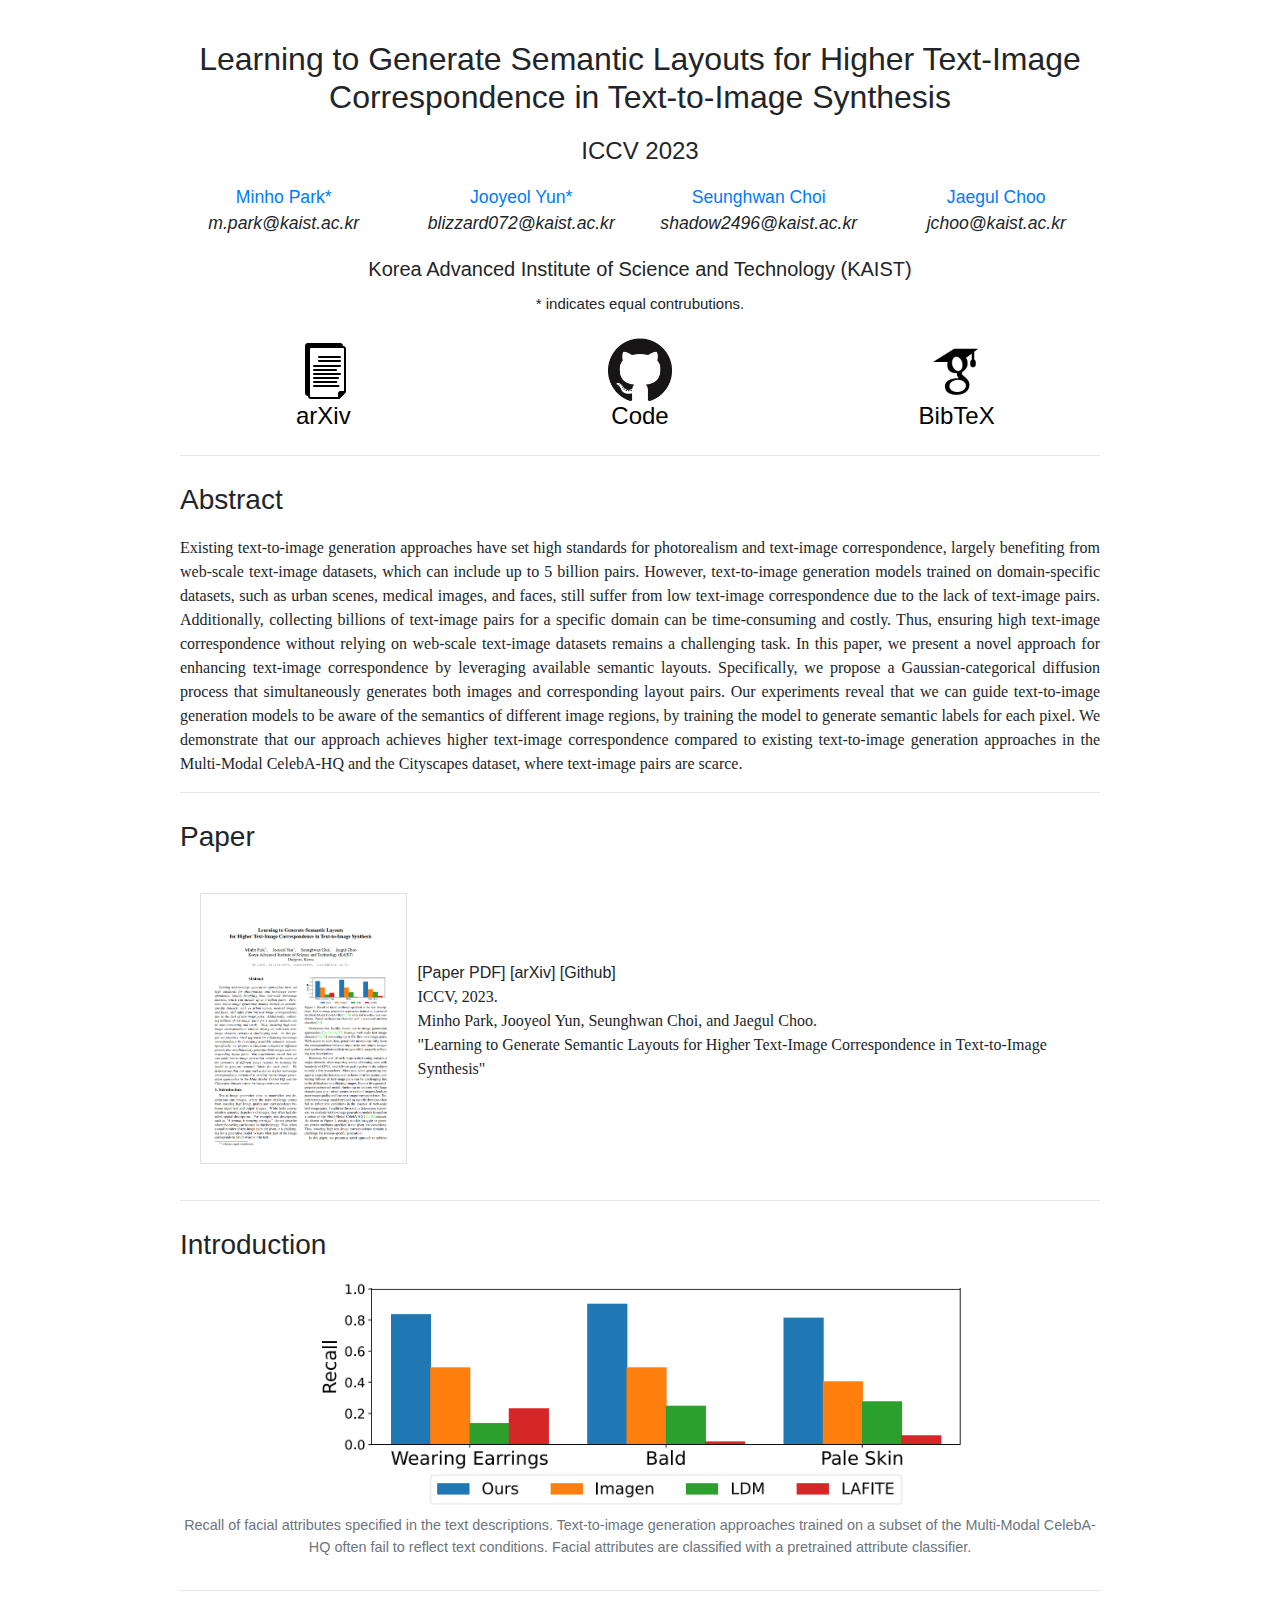
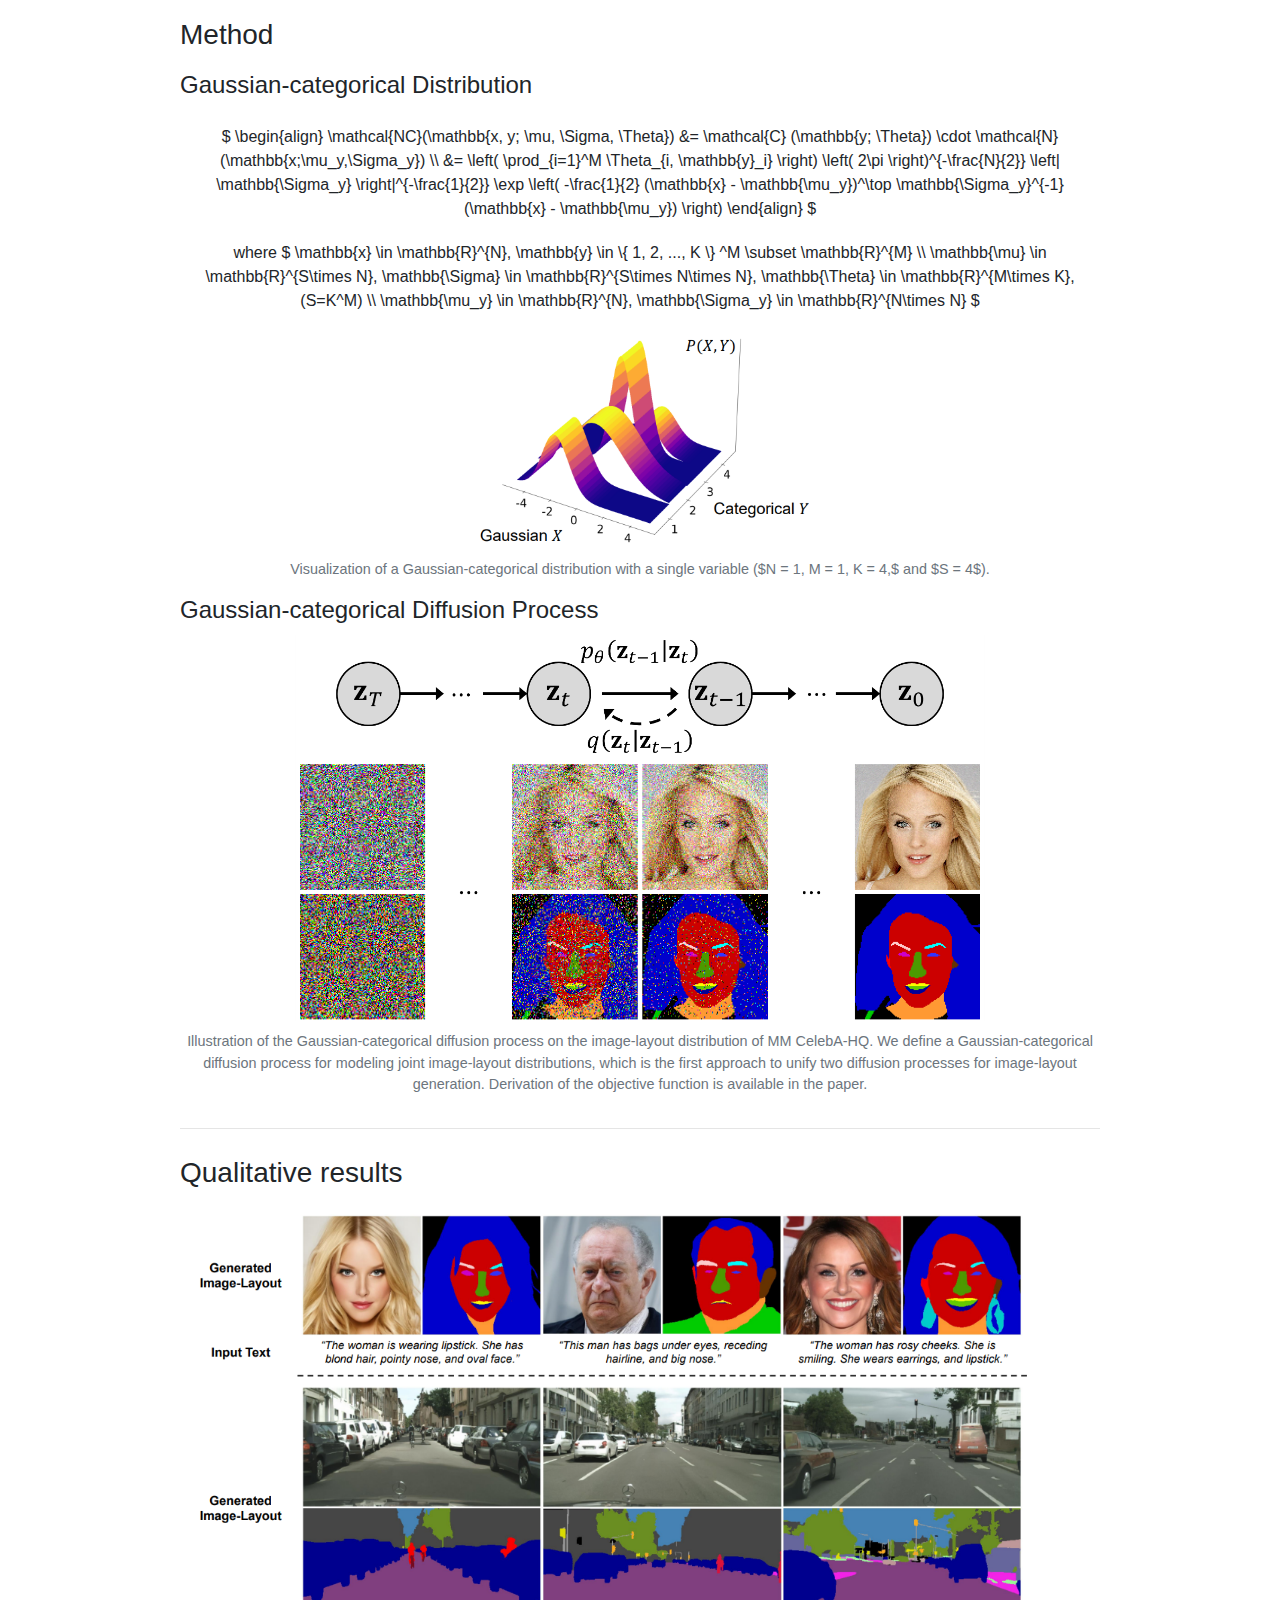
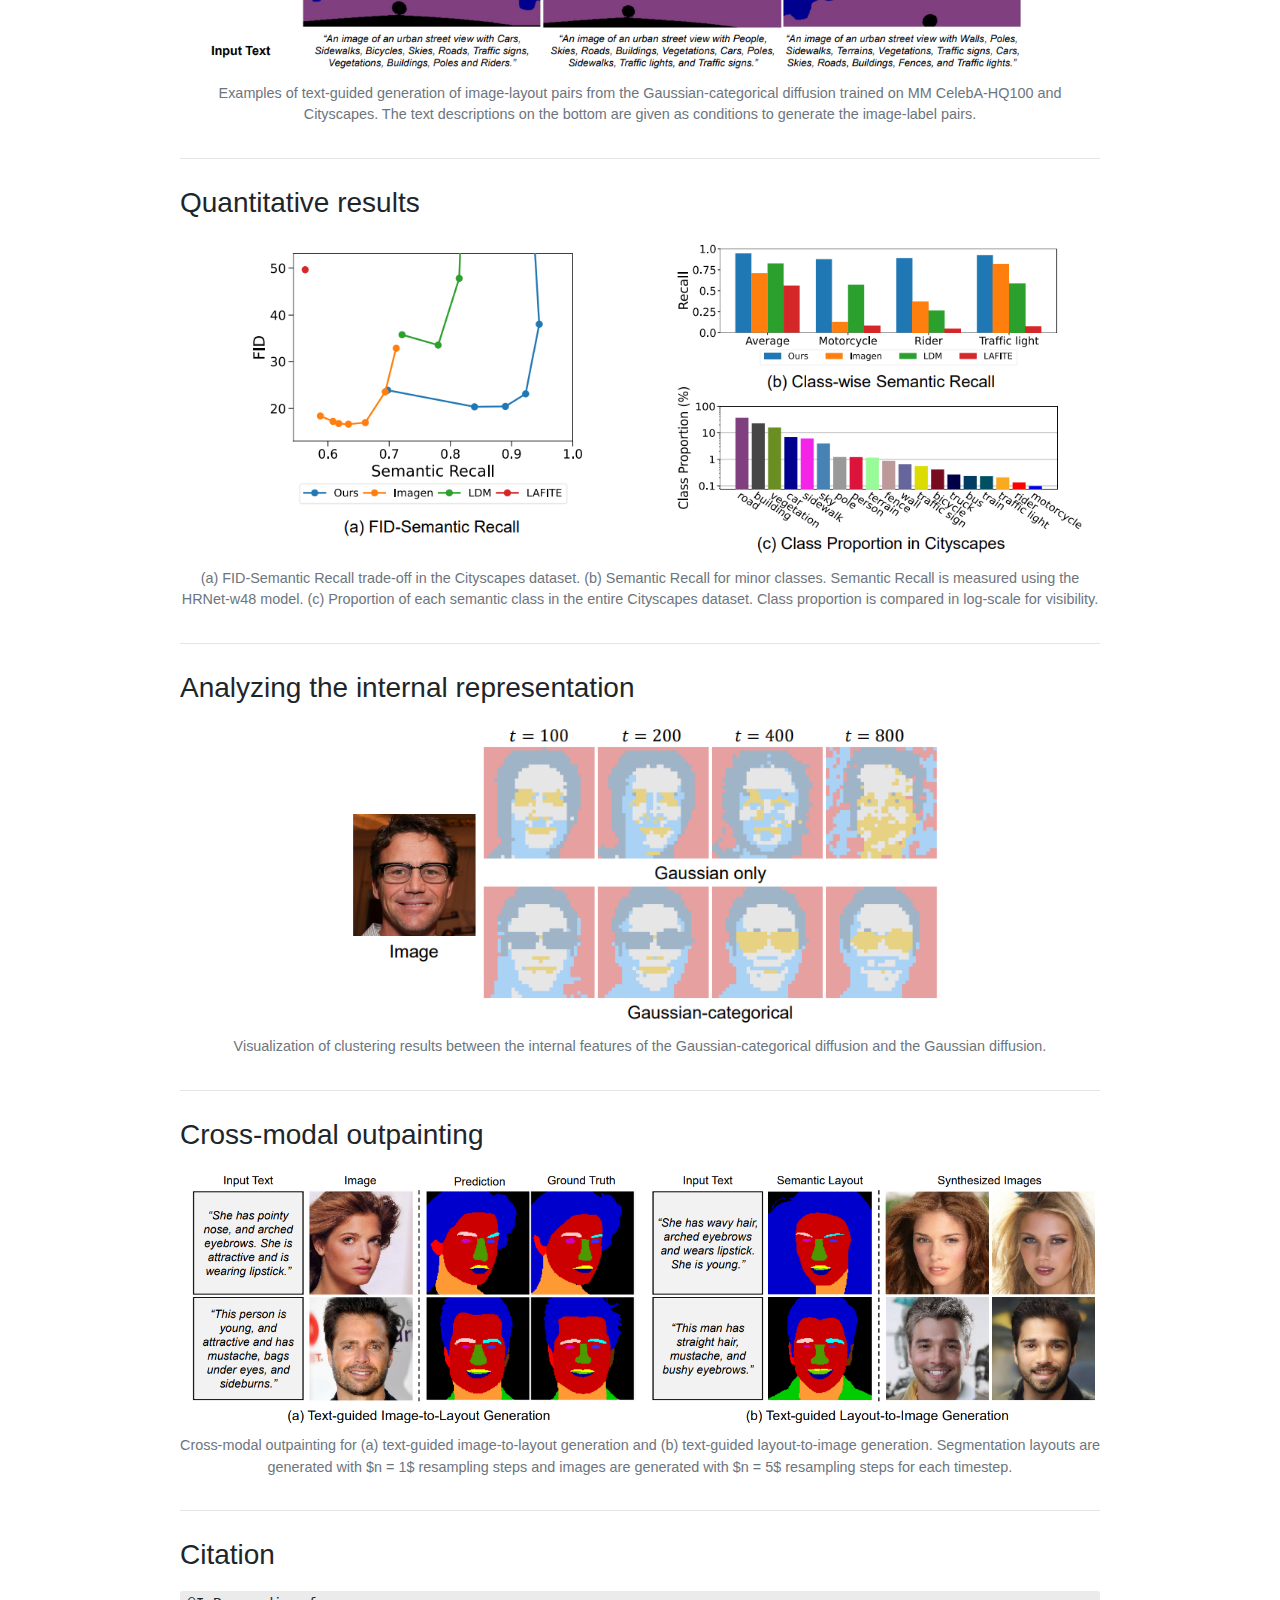
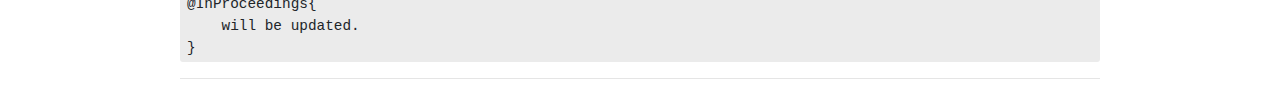
<file: research/GCDP/index.html>
<!doctype html>
<html lang="en">

<head>
    <!-- Required meta tags -->
    <meta charset="utf-8">
    <meta name="viewport" content="width=device-width, initial-scale=1, shrink-to-fit=no">
    <!-- Bootstrap CSS -->
    <link rel="stylesheet" href="https://stackpath.bootstrapcdn.com/bootstrap/4.3.1/css/bootstrap.min.css"
        integrity="sha384-ggOyR0iXCbMQv3Xipma34MD+dH/1fQ784/j6cY/iJTQUOhcWr7x9JvoRxT2MZw1T" crossorigin="anonymous">
    <link rel="stylesheet" href="../common/style.css">
    <title>GCDP: Official Project Page</title>
    <link rel="icon" type="image/x-icon" href="../common/figs/fevicon_davian.png">
</head>

<body>
    <div class="container" style="margin-top:20px;">
        <div class="row">
            <div class="col-md-1"></div>
            <div class="col-md-10">
                <!-- Title and autors -->
                <center>
                    <h2 style="margin-top: 20px; margin-bottom: 20px; line-height: 1.2em;">
                        Learning to Generate Semantic Layouts for Higher Text-Image Correspondence in Text-to-Image Synthesis</h2>
                    <h4>ICCV 2023</h4>
                    <!-- author -->
                    <div class="row author" style="margin-top:18px;">
                        <div class="col-sm-3">
                            <a href="https://pmh9960.github.io/" target="_blank">Minho Park*</a>
                            <div class="font-italic">m.park@kaist.ac.kr</div>
                        </div>
                        <div class="col-sm-3">
                            <a href="https://github.com/YeolJ00" target="_blank">Jooyeol Yun*</a>
                            <div class="font-italic">blizzard072@kaist.ac.kr</div>
                        </div>
                        <div class="col-sm-3">
                            <a href="https://github.com/shadow2496" target="_blank">Seunghwan Choi</a>
                            <div class="font-italic">shadow2496@kaist.ac.kr</div>
                        </div>
                        <div class="col-sm-3">
                            <a href="https://sites.google.com/site/jaegulchoo/" target="_blank">Jaegul Choo</a>
                            <div class="font-italic">jchoo@kaist.ac.kr</div>
                        </div>
                    </div>
                    <div class="row author" , style="margin-top:18px; font-size: 20px;">
                        <div class="col-sm-12">Korea Advanced Institute of Science and Technology (KAIST)</div>
                    </div>
                    <div style="margin-top:15px">
                        <sup style="font-size: 15px">* indicates equal contrubutions.</sup>
                    </div>
                </center>
                <!-- ICONs (arXiv, Code, BibTeX) -->
                <div style="margin-top:15px"></div>
                <center>
                    <div class="row">
                        <div class="col-sm-4">
                            <!-- <a href="" style="text-decoration: none;color: #000000;" target="_blank"> -->
                            <a style="text-decoration: none;color: #000000;" target="_blank">
                                <div>
                                    <img src="../common/figs/icon_arxiv.png" height="64px"></img>
                                    <h4>arXiv</h4>
                                </div>
                            </a>
                        </div>
                        <div class="col-sm-4">
                            <a href="https://github.com/pmh9960/GCDP/" style="text-decoration: none;color: #000000;" target="_blank">
                                <div>
                                    <img src="../common/figs/icon_github.png" height="64px"></img>
                                    <h4>Code</h4>
                                </div>
                            </a>
                        </div>
                        <div class="col-sm-4">
                            <!-- <a href="" style="text-decoration: none;color: #000000;" target="_blank"> -->
                            <a style="text-decoration: none;color: #000000;" target="_blank">
                                <div>
                                    <img src="../common/figs/icon_bibtex.png" height="64px"></img>
                                    <h4>BibTeX</h4>
                                </div>
                            </a>
                        </div>
                    </div>
                </center>
                <hr>
                <!-- Abstract -->
                <h3>Abstract</h3>
                <div>
                    <p class="lead text-justify">
                        Existing text-to-image generation approaches have set high standards for photorealism and text-image correspondence,
                        largely benefiting from web-scale text-image datasets, which can include up to 5 billion pairs. However,
                        text-to-image generation models trained on domain-specific datasets, such as urban scenes, medical images, and
                        faces, still suffer from low text-image correspondence due to the lack of text-image pairs. Additionally,
                        collecting billions of text-image pairs for a specific domain can be time-consuming and costly.
                        Thus, ensuring high text-image correspondence without relying on web-scale text-image datasets remains a challenging
                        task. In this paper, we present a novel approach for enhancing text-image correspondence by leveraging available
                        semantic layouts. Specifically, we propose a Gaussian-categorical diffusion process that simultaneously generates
                        both images and corresponding layout pairs. Our experiments reveal that we can guide text-to-image generation models
                        to be aware of the semantics of different image regions, by training the model to generate semantic labels for each
                        pixel. We demonstrate that our approach achieves higher text-image correspondence compared to existing text-to-image
                        generation approaches in the Multi-Modal CelebA-HQ and the Cityscapes dataset, where text-image pairs are scarce.
                    </p>
                </div>
                <hr>
                <!-- Paper preview -->
                <h3>Paper</h3>
                <div>
                    <div class="row">
                        <div class="col-sm-3">
                            <img src="./figs/paper_preview.png" class="img-fluid border" alt="" style="margin:20px;">
                        </div>
                        <div class="col" style="margin-top: auto; margin-bottom: auto;">
                            <div class="align-middle" style="width: 100%;">
                                [Paper PDF] <!-- <a href="" target="_blank">[Paper PDF]</a> -->
                                [arXiv] <!-- <a href="" target="_blank">[arXiv]</a> -->
                                <!-- <a href="" target="_blank">[Bibtex]</a> -->
                                <!-- <a href="" target="_blank">[Video]</a> -->
                                <!-- <a href="" target="_blank">[Slide]</a> -->
                                [Github] <!-- <a href="" target="_blank">[Github]</a> -->
                                <p class="lead">
                                    ICCV, 2023. <br>
                                    Minho Park, Jooyeol Yun, Seunghwan Choi, and Jaegul Choo.<br>
                                    "Learning to Generate Semantic Layouts for Higher Text-Image Correspondence in Text-to-Image Synthesis"
                                </p>
                            </div>
                        </div>
                    </div>
                </div>
                <hr>
                <!-- Introduction -->
                <h3>Introduction</h3>
                <center>
                    <figure class="figure">
                        <img src="./figs/intro_motivation.png" class="figure-img img-fluid" alt="Responsive image"
                            style="margin:0px;margin-bottom: 10px;" width="75%">
                        <figcaption class="figure-caption text-justify">
                            <center>
                                Recall of facial attributes specified in the text descriptions. Text-to-image generation approaches trained
                                on a subset of the Multi-Modal CelebA-HQ often fail to reflect text conditions. Facial attributes are
                                classified with a pretrained attribute classifier.
                            </center>
                        </figcaption>
                    </figure>
                </center>
                <hr>
                <!-- Method overview -->
                <h3>Method</h3>
                <h4>Gaussian-categorical Distribution</h4>
                <center>
                    <div style="margin-top:25px"></div>
                    $
                    \begin{align}
                    \mathcal{NC}(\mathbb{x, y; \mu, \Sigma, \Theta})
                    &= \mathcal{C} (\mathbb{y; \Theta}) \cdot \mathcal{N}(\mathbb{x;\mu_y,\Sigma_y}) \\
                    &= \left( \prod_{i=1}^M \Theta_{i, \mathbb{y}_i} \right)
                    \left( 2\pi \right)^{-\frac{N}{2}}
                    \left| \mathbb{\Sigma_y} \right|^{-\frac{1}{2}}
                    \exp \left( -\frac{1}{2} (\mathbb{x} - \mathbb{\mu_y})^\top
                    \mathbb{\Sigma_y}^{-1} (\mathbb{x} - \mathbb{\mu_y}) \right)
                    \end{align}
                    $
                    <br>
                    <div style="margin-top:20px"></div>
                    where
                    $
                    \mathbb{x} \in \mathbb{R}^{N}, \mathbb{y} \in \{ 1, 2, ..., K \} ^M \subset \mathbb{R}^{M} \\
                    \mathbb{\mu} \in \mathbb{R}^{S\times N}, \mathbb{\Sigma} \in \mathbb{R}^{S\times N\times N}, \mathbb{\Theta} \in
                    \mathbb{R}^{M\times K}, (S=K^M) \\
                    \mathbb{\mu_y} \in \mathbb{R}^{N}, \mathbb{\Sigma_y} \in \mathbb{R}^{N\times N}
                    $
                    <div style="margin-top:15px"></div>
                    <figure class="figure">
                        <img src="figs/single_gc_distribution.png" class="figure-img img-fluid" alt="Responsive image"
                            style="margin:0px;margin-bottom:10px;" width="50%">
                        <figcaption class="figure-caption text-justify">
                            <center>
                                Visualization of a Gaussian-categorical distribution with a single variable
                                ($N = 1, M = 1, K = 4,$ and $S = 4$).
                            </center>
                        </figcaption>
                    </figure>
                </center>
                <h4>Gaussian-categorical Diffusion Process</h4>
                <center>
                    <figure class="figure">
                        <img src="../teaser/gcdp.png" class="figure-img img-fluid" alt="Responsive image"
                            style="margin:0px;margin-bottom:10px;" width="75%">
                        <figcaption class="figure-caption text-justify">
                            <center>
                                Illustration of the Gaussian-categorical diffusion process on the image-layout distribution of MM CelebA-HQ.
                                We define a Gaussian-categorical diffusion process for modeling joint image-layout distributions, which is
                                the first approach to unify two diffusion processes for image-layout generation.
                                Derivation of the objective function is available in the paper.
                            </center>
                        </figcaption>
                    </figure>
                </center>

                <hr>
                <!-- Qualitative results -->
                <h3>Qualitative results</h3>
                <center>
                    <figure class="figure">
                        <img src="figs/quali.png" class="figure-img img-fluid" alt="Responsive image"
                            style="margin:0px;margin-bottom:10px;">
                        <figcaption class="figure-caption text-justify">
                            <center>
                                Examples of text-guided generation of image-layout pairs from the Gaussian-categorical diffusion trained on
                                MM CelebA-HQ100 and Cityscapes. The text descriptions on the bottom are given as conditions to generate the
                                image-label pairs.
                            </center>
                        </figcaption>
                    </figure>
                </center>
                <hr>
                <!-- Quantitative results -->
                <h3>Quantitative results</h3>
                <center>
                    <figure class="figure">
                        <img src="figs/quanti_cityscapes.png" class="figure-img img-fluid" alt="Responsive image"
                            style="margin:0px;margin-bottom:10px;">
                        <figcaption class="figure-caption text-justify">
                            <center>
                                (a) FID-Semantic Recall trade-off in the Cityscapes dataset. (b) Semantic Recall for minor classes. Semantic
                                Recall is measured using the HRNet-w48 model. (c) Proportion of each semantic class in the entire Cityscapes
                                dataset. Class proportion is compared in log-scale for visibility.
                            </center>
                        </figcaption>
                    </figure>
                </center>
                <hr>
                <!-- Analyzing the internal representation -->
                <h3>Analyzing the internal representation</h3>
                <center>
                    <figure class="figure">
                        <img src="figs/viz_internal_features.png" class="figure-img img-fluid" alt="Responsive image"
                            style="margin:0px;margin-bottom:10px;" width="75%">
                        <figcaption class="figure-caption text-justify">
                            <center>
                                Visualization of clustering results between the internal features of the Gaussian-categorical diffusion and
                                the Gaussian diffusion.
                            </center>
                        </figcaption>
                    </figure>
                </center>
                <hr>
                <!-- Cross-modal outpainting -->
                <h3>Cross-modal outpainting</h3>
                <center>
                    <figure class="figure">
                        <img src="figs/cross_modal_outpainting.png" class="figure-img img-fluid" alt="Responsive image"
                            style="margin:0px;margin-bottom:10px;">
                        <figcaption class="figure-caption text-justify">
                            <center>
                                Cross-modal outpainting for (a) text-guided image-to-layout generation and (b) text-guided layout-to-image
                                generation. Segmentation layouts are generated with $n = 1$ resampling steps and images are generated with 
                                $n = 5$ resampling steps for each timestep.
                            </center>
                        </figcaption>
                    </figure>
                </center>
                <hr>
                <!-- Section -->
                <!-- <h3>Section</h3>
                <center>
                    <figure class="figure">
                        <img src="" class="figure-img img-fluid" alt="Responsive image" style="margin:0px;margin-bottom:10px;">
                        <figcaption class="figure-caption text-justify">
                            <center>
                                Lorem ipsum dolor sit amet consectetur adipisicing elit. Quae maxime porro tempore odit error veritatis
                                iure molestias. In magni, veniam ad explicabo mollitia velit eum vero odit, architecto repellat
                                reiciendis.
                            </center>
                        </figcaption>
                    </figure>
                </center>
                <hr> -->
                <!-- Citation -->
                <h3>Citation</h3>
                <pre><code>@InProceedings{
    will be updated.
}</code></pre>
                <hr>
            </div>
            <div class="col-md-1"></div>
        </div>
    </div>
    <!-- Optional JavaScript -->
    <!-- jQuery first, then Popper.js, then Bootstrap JS -->
    <script src="https://code.jquery.com/jquery-3.3.1.slim.min.js"
        integrity="sha384-q8i/X+965DzO0rT7abK41JStQIAqVgRVzpbzo5smXKp4YfRvH+8abtTE1Pi6jizo" crossorigin="anonymous"></script>
    <script src="https://cdnjs.cloudflare.com/ajax/libs/popper.js/1.14.7/umd/popper.min.js"
        integrity="sha384-UO2eT0CpHqdSJQ6hJty5KVphtPhzWj9WO1clHTMGa3JDZwrnQq4sF86dIHNDz0W1" crossorigin="anonymous"></script>
    <script src="https://stackpath.bootstrapcdn.com/bootstrap/4.3.1/js/bootstrap.min.js"
        integrity="sha384-JjSmVgyd0p3pXB1rRibZUAYoIIy6OrQ6VrjIEaFf/nJGzIxFDsf4x0xIM+B07jRM" crossorigin="anonymous"></script>
    <script type="text/x-mathjax-config">
            MathJax.Hub.Config({
                tex2jax: { inlineMath: [['$', '$']], displayMath: [['$$', '$$']] }
            });
        </script>
    <script src="//cdn.mathjax.org/mathjax/latest/MathJax.js?config=TeX-AMS-MML_HTMLorMML"></script>
</body>

</html>
</file>
<file: research/common/style.css>
/* For BibTeX */

.center {
  text-align: center;
}

.lead {
  font-size: 1.0rem;
  font-family: Georgia, "Times New Roman", Times, serif;
}

.author {
  font-size: 1.1rem;
}

.figure-caption {
  color: #6c757d;
}

pre {
  font-size: 0.9em;
  padding-left: 7px;
  padding-right: 7px;
  padding-top: 3px;
  padding-bottom: 3px;
  border-radius: 3px;
  background-color: rgb(235, 235, 235);
  overflow-x: auto;
}

h3 {
  line-height: 2em;
}

* {
  margin: 0;
  padding: 0;
  list-style: none;
}
</file>
